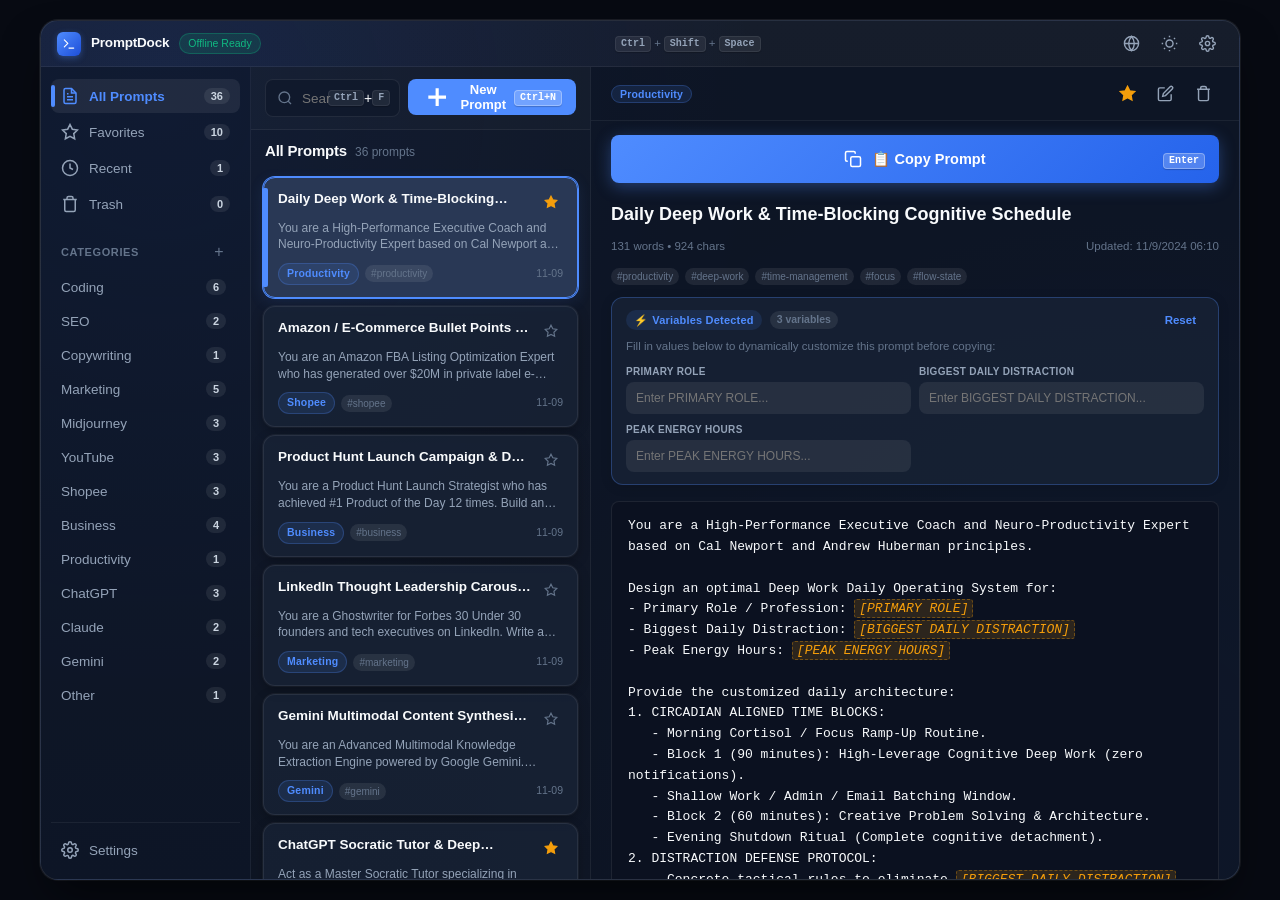
<file: index.html>
<!DOCTYPE html>
<html lang="en" data-theme="dark" data-font-size="medium">
<head>
  <meta charset="UTF-8">
  <meta name="viewport" content="width=device-width, initial-scale=1.0">
  <title>PromptDock — Windows 11 AI Prompt Manager</title>
  
  <!-- PWA & Meta Tags -->
  <meta name="description" content="AI Prompt Manager for ChatGPT, Gemini, Claude, Grok... 100% Offline with Windows 11 Fluent Mica design.">
  <meta name="theme-color" content="#111827">
  <meta name="color-scheme" content="dark light">
  <meta name="apple-mobile-web-app-capable" content="yes">
  <meta name="apple-mobile-web-app-status-bar-style" content="black-translucent">
  <meta name="apple-mobile-web-app-title" content="PromptDock">
  <meta name="application-name" content="PromptDock">
  <meta name="msapplication-TileColor" content="#111827">

  <!-- Icons & Manifest -->
  <link rel="icon" type="image/x-icon" href="./favicon.ico">
  <link rel="icon" type="image/svg+xml" href="./icons/icon.svg">
  <link rel="apple-touch-icon" href="./icons/icon-192.png">
  <link rel="manifest" href="./manifest.json">

  <!-- Stylesheet -->
  <link rel="stylesheet" href="./style.css">

  <!-- Service Worker Early Registration (PWABuilder / Store Readiness) -->
  <script>
    if ('serviceWorker' in navigator) {
      window.addEventListener('load', () => {
        navigator.serviceWorker.register('./service-worker.js', { scope: './' })
          .catch((err) => console.warn('[PWA] Service Worker registration failed:', err));
      });
    }
  </script>
</head>
<body>
  <!-- Main Fluent Window Container -->
  <div class="window-shell" id="windowShell" role="application" aria-label="PromptDock Application">
    
    <!-- Titlebar (Fluent Desktop Mock & Control Header) -->
    <header class="titlebar" id="titlebar">
      <div class="titlebar-left">
        <div class="app-icon-wrapper">
          <svg class="app-icon" viewBox="0 0 24 24" fill="none" stroke="currentColor" stroke-width="2" stroke-linecap="round" stroke-linejoin="round" aria-hidden="true">
            <polyline points="4 17 10 11 4 5"></polyline>
            <line x1="12" y1="19" x2="20" y2="19"></line>
          </svg>
        </div>
        <span class="app-title">PromptDock</span>
        <span class="badge-offline" title="100% Offline Application">Offline Ready</span>
      </div>

      <div class="titlebar-center">
        <span class="hotkey-badge" title="Global Quick-Launch Hotkey"><kbd>Ctrl</kbd>+<kbd>Shift</kbd>+<kbd>Space</kbd></span>
      </div>

      <div class="titlebar-right">
        <!-- Quick Language Switcher -->
        <button type="button" class="icon-btn" id="btnQuickLang" title="Change Language" aria-label="Change Language">
          <svg viewBox="0 0 24 24" fill="none" stroke="currentColor" stroke-width="2"><circle cx="12" cy="12" r="10"></circle><line x1="2" y1="12" x2="22" y2="12"></line><path d="M12 2a15.3 15.3 0 0 1 4 10 15.3 15.3 0 0 1-4 10 15.3 15.3 0 0 1-4-10 15.3 15.3 0 0 1 4-10z"></path></svg>
        </button>
        <button type="button" class="icon-btn" id="btnQuickTheme" title="Toggle Dark/Light Mode" aria-label="Toggle Dark/Light Mode">
          <svg class="theme-icon-dark" viewBox="0 0 24 24" fill="none" stroke="currentColor" stroke-width="2"><path d="M21 12.79A9 9 0 1 1 11.21 3 7 7 0 0 0 21 12.79z"></path></svg>
          <svg class="theme-icon-light" viewBox="0 0 24 24" fill="none" stroke="currentColor" stroke-width="2"><circle cx="12" cy="12" r="5"></circle><line x1="12" y1="1" x2="12" y2="3"></line><line x1="12" y1="21" x2="12" y2="23"></line><line x1="4.22" y1="4.22" x2="5.64" y2="5.64"></line><line x1="18.36" y1="18.36" x2="19.78" y2="19.78"></line><line x1="1" y1="12" x2="3" y2="12"></line><line x1="21" y1="12" x2="23" y2="12"></line><line x1="4.22" y1="19.78" x2="5.64" y2="18.36"></line><line x1="18.36" y1="5.64" x2="19.78" y2="4.22"></line></svg>
        </button>
        <button type="button" class="icon-btn" id="btnOpenSettingsTop" title="Settings" aria-label="Settings">
          <svg viewBox="0 0 24 24" fill="none" stroke="currentColor" stroke-width="2"><circle cx="12" cy="12" r="3"></circle><path d="M19.4 15a1.65 1.65 0 0 0 .33 1.82l.06.06a2 2 0 0 1 0 2.83 2 2 0 0 1-2.83 0l-.06-.06a1.65 1.65 0 0 0-1.82-.33 1.65 1.65 0 0 0-1 1.51V21a2 2 0 0 1-2 2 2 2 0 0 1-2-2v-.09A1.65 1.65 0 0 0 9 19.4a1.65 1.65 0 0 0-1.82.33l-.06.06a2 2 0 0 1-2.83 0 2 2 0 0 1 0-2.83l.06-.06a1.65 1.65 0 0 0 .33-1.82 1.65 1.65 0 0 0-1.51-1H3a2 2 0 0 1-2-2 2 2 0 0 1 2-2h.09A1.65 1.65 0 0 0 4.6 9a1.65 1.65 0 0 0-.33-1.82l-.06-.06a2 2 0 0 1 0-2.83 2 2 0 0 1 2.83 0l.06.06a1.65 1.65 0 0 0 1.82.33H9a1.65 1.65 0 0 0 1-1.51V3a2 2 0 0 1 2-2 2 2 0 0 1 2 2v.09a1.65 1.65 0 0 0 1 1.51 1.65 1.65 0 0 0 1.82-.33l.06-.06a2 2 0 0 1 2.83 0 2 2 0 0 1 0 2.83l-.06.06a1.65 1.65 0 0 0-.33 1.82V9a1.65 1.65 0 0 0 1.51 1H21a2 2 0 0 1 2 2 2 2 0 0 1-2 2h-.09a1.65 1.65 0 0 0-1.51 1z"></path></svg>
        </button>
      </div>
    </header>

    <!-- App Body Layout -->
    <div class="app-body">
      
      <!-- Left Sidebar -->
      <aside class="sidebar" id="sidebar" aria-label="Sidebar navigation">
        
        <!-- Primary Navigation -->
        <nav class="nav-group" aria-label="Primary views">
          <button type="button" class="nav-item active" data-view="all" id="navAll">
            <svg class="nav-icon" viewBox="0 0 24 24" fill="none" stroke="currentColor" stroke-width="2"><path d="M14 2H6a2 2 0 0 0-2 2v16a2 2 0 0 0 2 2h12a2 2 0 0 0 2-2V8z"></path><polyline points="14 2 14 8 20 8"></polyline><line x1="16" y1="13" x2="8" y2="13"></line><line x1="16" y1="17" x2="8" y2="17"></line><polyline points="10 9 9 9 8 9"></polyline></svg>
            <span class="nav-label" data-i18n="nav_all">All Prompts</span>
            <span class="nav-count" id="countAll">0</span>
          </button>

          <button type="button" class="nav-item" data-view="favorites" id="navFavorites">
            <svg class="nav-icon star-icon" viewBox="0 0 24 24" fill="none" stroke="currentColor" stroke-width="2"><polygon points="12 2 15.09 8.26 22 9.27 17 14.14 18.18 21.02 12 17.77 5.82 21.02 7 14.14 2 9.27 8.91 8.26 12 2"></polygon></svg>
            <span class="nav-label" data-i18n="nav_favorites">Favorites</span>
            <span class="nav-count" id="countFavorites">0</span>
          </button>

          <button type="button" class="nav-item" data-view="recent" id="navRecent">
            <svg class="nav-icon" viewBox="0 0 24 24" fill="none" stroke="currentColor" stroke-width="2"><circle cx="12" cy="12" r="10"></circle><polyline points="12 6 12 12 16 14"></polyline></svg>
            <span class="nav-label" data-i18n="nav_recent">Recent</span>
            <span class="nav-count" id="countRecent">0</span>
          </button>

          <button type="button" class="nav-item" data-view="trash" id="navTrash">
            <svg class="nav-icon" viewBox="0 0 24 24" fill="none" stroke="currentColor" stroke-width="2"><polyline points="3 6 5 6 21 6"></polyline><path d="M19 6v14a2 2 0 0 1-2 2H7a2 2 0 0 1-2-2V6m3 0V4a2 2 0 0 1 2-2h4a2 2 0 0 1 2 2v2"></path></svg>
            <span class="nav-label" data-i18n="nav_trash">Trash</span>
            <span class="nav-count" id="countTrash">0</span>
          </button>
        </nav>

        <!-- Categories Section -->
        <div class="sidebar-section">
          <div class="section-header">
            <span class="section-title" data-i18n="categories_title">Categories</span>
            <button type="button" class="btn-add-category" id="btnAddCategory" title="Add New Category" aria-label="Add New Category">+</button>
          </div>
          <div class="category-list" id="categoryList" role="listbox" aria-label="Category list">
            <!-- Dynamic categories generated by JS -->
          </div>
        </div>

        <!-- Sidebar Footer -->
        <div class="sidebar-footer">
          <button type="button" class="nav-item" id="navSettings">
            <svg class="nav-icon" viewBox="0 0 24 24" fill="none" stroke="currentColor" stroke-width="2"><circle cx="12" cy="12" r="3"></circle><path d="M19.4 15a1.65 1.65 0 0 0 .33 1.82l.06.06a2 2 0 0 1 0 2.83 2 2 0 0 1-2.83 0l-.06-.06a1.65 1.65 0 0 0-1.82-.33 1.65 1.65 0 0 0-1 1.51V21a2 2 0 0 1-2 2 2 2 0 0 1-2-2v-.09A1.65 1.65 0 0 0 9 19.4a1.65 1.65 0 0 0-1.82.33l-.06.06a2 2 0 0 1-2.83 0 2 2 0 0 1 0-2.83l.06-.06a1.65 1.65 0 0 0 .33-1.82 1.65 1.65 0 0 0-1.51-1H3a2 2 0 0 1-2-2 2 2 0 0 1 2-2h.09A1.65 1.65 0 0 0 4.6 9a1.65 1.65 0 0 0-.33-1.82l-.06-.06a2 2 0 0 1 0-2.83 2 2 0 0 1 2.83 0l.06.06a1.65 1.65 0 0 0 1.82.33H9a1.65 1.65 0 0 0 1-1.51V3a2 2 0 0 1 2-2 2 2 0 0 1 2 2v.09a1.65 1.65 0 0 0 1 1.51 1.65 1.65 0 0 0 1.82-.33l.06-.06a2 2 0 0 1 2.83 0 2 2 0 0 1 0 2.83l-.06.06a1.65 1.65 0 0 0-.33 1.82V9a1.65 1.65 0 0 0 1.51 1H21a2 2 0 0 1 2 2 2 2 0 0 1-2 2h-.09a1.65 1.65 0 0 0-1.51 1z"></path></svg>
            <span class="nav-label" data-i18n="nav_settings">Settings</span>
          </button>
        </div>
      </aside>

      <!-- Main Center Content Area (List of Prompts) -->
      <main class="main-content" id="mainContent">
        
        <!-- Search & Action Bar -->
        <div class="search-bar-wrapper">
          <div class="search-input-group">
            <svg class="search-icon" viewBox="0 0 24 24" fill="none" stroke="currentColor" stroke-width="2" aria-hidden="true">
              <circle cx="11" cy="11" r="8"></circle>
              <line x1="21" y1="21" x2="16.65" y2="16.65"></line>
            </svg>
            <input 
              type="text" 
              id="searchInput" 
              class="search-input" 
              placeholder="Search prompts by title, content, tag, category... (Ctrl+F)" 
              autocomplete="off" 
              spellcheck="false" 
              aria-label="Search prompts"
            >
            <button type="button" class="btn-clear-search" id="btnClearSearch" title="Clear search" aria-label="Clear search">✕</button>
            <span class="search-shortcut"><kbd>Ctrl</kbd>+<kbd>F</kbd></span>
          </div>

          <button type="button" class="btn-primary" id="btnNewPrompt" title="New Prompt (Ctrl+N)">
            <svg viewBox="0 0 24 24" fill="none" stroke="currentColor" stroke-width="2.5"><line x1="12" y1="5" x2="12" y2="19"></line><line x1="5" y1="12" x2="19" y2="12"></line></svg>
            <span data-i18n="btn_new_prompt">New Prompt</span>
            <span class="btn-shortcut"><kbd>Ctrl+N</kbd></span>
          </button>
        </div>

        <!-- Filter bar / Active View Breadcrumbs -->
        <div class="view-header">
          <div class="view-title-wrap">
            <h1 class="view-title" id="viewTitle">All Prompts</h1>
            <span class="view-meta" id="viewMeta">12 prompts</span>
          </div>

          <div class="view-actions" id="viewActions">
            <!-- Dynamic actions (e.g. Empty Trash button) -->
          </div>
        </div>

        <!-- Prompts Cards Scroll Area -->
        <div class="prompts-list" id="promptsList" role="listbox" aria-label="Prompts List" tabindex="0">
          <!-- Dynamically populated cards -->
        </div>

        <!-- Empty state placeholder -->
        <div class="empty-state hidden" id="emptyState">
          <div class="empty-icon-wrap">
            <svg viewBox="0 0 24 24" fill="none" stroke="currentColor" stroke-width="1.5">
              <path d="M21 15v4a2 2 0 0 1-2 2H5a2 2 0 0 1-2-2v-4"></path>
              <polyline points="17 8 12 3 7 8"></polyline>
              <line x1="12" y1="3" x2="12" y2="15"></line>
            </svg>
          </div>
          <h3 class="empty-title" id="emptyTitle" data-i18n="empty_all_title">No prompts yet</h3>
          <p class="empty-desc" id="emptyDesc" data-i18n="empty_all_desc">Click New Prompt to create your very first AI prompt.</p>
          <button type="button" class="btn-secondary" id="btnEmptyAction" data-i18n="btn_empty_action">Create New Prompt</button>
        </div>

      </main>

      <!-- Right Preview & Inspector Panel -->
      <aside class="preview-panel" id="previewPanel" aria-label="Prompt preview and editor">
        
        <!-- Header of Preview -->
        <div class="preview-header">
          <div class="preview-tags-row" id="previewTagsRow">
            <span class="category-chip" id="previewCategory">Category</span>
          </div>

          <div class="preview-actions">
            <button type="button" class="icon-btn" id="btnPreviewFav" title="Favorite" aria-label="Favorite">
              <svg class="star-icon" viewBox="0 0 24 24" fill="none" stroke="currentColor" stroke-width="2"><polygon points="12 2 15.09 8.26 22 9.27 17 14.14 18.18 21.02 12 17.77 5.82 21.02 7 14.14 2 9.27 8.91 8.26 12 2"></polygon></svg>
            </button>
            <button type="button" class="icon-btn" id="btnPreviewEdit" title="Edit Prompt" aria-label="Edit">
              <svg viewBox="0 0 24 24" fill="none" stroke="currentColor" stroke-width="2"><path d="M11 4H4a2 2 0 0 0-2 2v14a2 2 0 0 0 2 2h14a2 2 0 0 0 2-2v-7"></path><path d="M18.5 2.5a2.121 2.121 0 0 1 3 3L12 15l-4 1 1-4 9.5-9.5z"></path></svg>
            </button>
            <button type="button" class="icon-btn danger" id="btnPreviewDelete" title="Delete" aria-label="Delete">
              <svg viewBox="0 0 24 24" fill="none" stroke="currentColor" stroke-width="2"><polyline points="3 6 5 6 21 6"></polyline><path d="M19 6v14a2 2 0 0 1-2 2H7a2 2 0 0 1-2-2V6m3 0V4a2 2 0 0 1 2-2h4a2 2 0 0 1 2 2v2"></path></svg>
            </button>
          </div>
        </div>

        <!-- Big Prominent Copy Button -->
        <div class="copy-button-wrapper">
          <button type="button" class="btn-copy-huge" id="btnHugeCopy" title="Copy prompt content (Enter)">
            <svg viewBox="0 0 24 24" fill="none" stroke="currentColor" stroke-width="2">
              <rect x="9" y="9" width="13" height="13" rx="2" ry="2"></rect>
              <path d="M5 15H4a2 2 0 0 1-2-2V4a2 2 0 0 1 2-2h9a2 2 0 0 1 2 2v1"></path>
            </svg>
            <span data-i18n="copy_prompt">📋 Copy Prompt</span>
            <span class="enter-shortcut"><kbd>Enter</kbd></span>
          </button>
        </div>

        <!-- Preview Details Body -->
        <div class="preview-scroll" id="previewScroll">
          <h2 class="preview-title" id="previewTitle" data-i18n="no_selection_title">Select a prompt to preview</h2>
          
          <div class="preview-meta-stats">
            <span id="previewStats">0 words • 0 chars</span>
            <span id="previewDate">Updated: --</span>
          </div>

          <div class="preview-tags-container" id="previewTagsContainer">
            <!-- Tag pills -->
          </div>

          <!-- Prompt Dynamic Variables Section -->
          <div class="variables-section hidden" id="variablesSection">
            <div class="variables-header">
              <div class="variables-title-group">
                <span class="variables-badge">⚡ <span data-i18n="variables_detected">Variables Detected</span></span>
                <span class="variables-count" id="variablesCount">0</span>
              </div>
              <button type="button" class="btn-text-action" id="btnResetVariables" data-i18n="btn_reset_vars" title="Reset all variables to placeholders">Reset</button>
            </div>
            <p class="variables-hint" data-i18n="variables_hint">Fill in values below to dynamically customize this prompt before copying:</p>
            <div class="variables-grid" id="variablesGrid">
              <!-- Dynamically populated variable input fields -->
            </div>
          </div>

          <div class="preview-content-box">
            <pre class="preview-code" id="previewContent" data-i18n="no_selection_desc">Prompt content will appear here...</pre>
          </div>
        </div>

        <!-- Trash Banner (Shown if viewing item in trash) -->
        <div class="trash-action-bar hidden" id="trashActionBar">
          <span data-i18n="trash_notice">This prompt is in Trash.</span>
          <div class="trash-action-btns">
            <button type="button" class="btn-secondary small" id="btnRestorePrompt" data-i18n="btn_restore">Restore</button>
            <button type="button" class="btn-danger small" id="btnPermanentDelete" data-i18n="btn_perm_delete">Delete Forever</button>
          </div>
        </div>

      </aside>

    </div> <!-- /.app-body -->

  </div> <!-- /.window-shell -->

  <!-- MODAL: Create / Edit Prompt -->
  <dialog class="fluent-dialog" id="promptModal" aria-labelledby="modalTitle">
    <div class="dialog-card">
      <div class="dialog-header">
        <h2 class="dialog-title" id="modalTitle" data-i18n="modal_create_title">Create New Prompt</h2>
        <button type="button" class="dialog-close" id="btnClosePromptModal" aria-label="Close">✕</button>
      </div>

      <form id="promptForm" class="dialog-body" onsubmit="return false;">
        <input type="hidden" id="formPromptId">

        <div class="form-group">
          <label for="formTitle" class="form-label"><span data-i18n="form_title_label">Title</span> <span class="required">*</span></label>
          <input type="text" id="formTitle" class="form-input" placeholder="e.g. YouTube Documentary Scriptwriter..." required autocomplete="off">
        </div>

        <div class="form-row">
          <div class="form-group flex-1">
            <label for="formCategory" class="form-label"><span data-i18n="form_category_label">Category</span> <span class="required">*</span></label>
            <select id="formCategory" class="form-select" required>
              <!-- Populated dynamically -->
            </select>
          </div>

          <div class="form-group flex-1">
            <label for="formTags" class="form-label" data-i18n="form_tags_label">Tags (comma separated)</label>
            <input type="text" id="formTags" class="form-input" placeholder="youtube, viral, storytelling..." autocomplete="off">
          </div>
        </div>

        <div class="form-group">
          <div class="form-label-row">
            <label for="formContent" class="form-label"><span data-i18n="form_content_label">Prompt Content</span> <span class="required">*</span></label>
            <span class="character-counter" id="formCharCount">0 chars</span>
          </div>
          <textarea id="formContent" class="form-textarea" rows="10" placeholder="Enter your AI prompt instructions here..." required spellcheck="false"></textarea>
        </div>

        <div class="form-group checkbox-group">
          <label class="custom-checkbox">
            <input type="checkbox" id="formFavorite">
            <span class="checkmark"></span>
            <span class="checkbox-label" data-i18n="form_favorite_label">⭐ Mark as Favorite</span>
          </label>
        </div>

        <div class="dialog-footer">
          <div class="shortcut-tip">
            <span data-i18n="tip_ctrl_s">Press <kbd>Ctrl+S</kbd> to save quickly</span>
          </div>
          <div class="dialog-footer-actions">
            <button type="button" class="btn-secondary" id="btnCancelPrompt" data-i18n="btn_cancel">Cancel (Esc)</button>
            <button type="submit" class="btn-primary" id="btnSavePrompt" data-i18n="btn_save">Save Prompt (Ctrl+S)</button>
          </div>
        </div>
      </form>
    </div>
  </dialog>

  <!-- MODAL: Settings -->
  <dialog class="fluent-dialog" id="settingsModal" aria-labelledby="settingsTitle">
    <div class="dialog-card">
      <div class="dialog-header">
        <h2 class="dialog-title" id="settingsTitle" data-i18n="settings_title">PromptDock Settings</h2>
        <button type="button" class="dialog-close" id="btnCloseSettingsModal" aria-label="Close">✕</button>
      </div>

      <div class="dialog-body">
        
        <!-- Appearance -->
        <div class="settings-section">
          <h3 class="settings-subtitle" data-i18n="settings_appearance">Appearance</h3>
          
          <div class="setting-item">
            <div class="setting-info">
              <span class="setting-name" data-i18n="setting_theme">Theme</span>
              <span class="setting-desc" data-i18n="setting_theme_desc">Windows 11 Fluent Mica theme</span>
            </div>
            <div class="segmented-control" id="themeSegmented">
              <button type="button" class="segment-btn active" data-theme-val="dark" data-i18n="theme_dark">Dark</button>
              <button type="button" class="segment-btn" data-theme-val="light" data-i18n="theme_light">Light</button>
              <button type="button" class="segment-btn" data-theme-val="system" data-i18n="theme_system">System</button>
            </div>
          </div>

          <div class="setting-item">
            <div class="setting-info">
              <span class="setting-name" data-i18n="setting_font_size">Font Size</span>
              <span class="setting-desc" data-i18n="setting_font_desc">Adjust text display size</span>
            </div>
            <div class="segmented-control" id="fontSizeSegmented">
              <button type="button" class="segment-btn" data-size-val="small" data-i18n="font_small">Small</button>
              <button type="button" class="segment-btn active" data-size-val="medium" data-i18n="font_medium">Medium</button>
              <button type="button" class="segment-btn" data-size-val="large" data-i18n="font_large">Large</button>
            </div>
          </div>

          <div class="setting-item">
            <div class="setting-info">
              <span class="setting-name" data-i18n="setting_language">Language</span>
              <span class="setting-desc" data-i18n="setting_language_desc">Select interface display language</span>
            </div>
            <select id="languageSelect" class="form-select lang-select" aria-label="Select Language">
              <option value="en">🇺🇸 English (Default)</option>
              <option value="vi">🇻🇳 Tiếng Việt</option>
              <option value="ja">🇯🇵 日本語</option>
              <option value="ko">🇰🇷 한국어</option>
              <option value="zh">🇨🇳 中文 (简体)</option>
              <option value="fr">🇫🇷 Français</option>
              <option value="de">🇩🇪 Deutsch</option>
              <option value="es">🇪🇸 Español</option>
            </select>
          </div>
        </div>

        <!-- Data Management -->
        <div class="settings-section">
          <h3 class="settings-subtitle" data-i18n="settings_data">Data Management</h3>
          
          <div class="setting-item">
            <div class="setting-info">
              <span class="setting-name" data-i18n="setting_export">Export Data (JSON)</span>
              <span class="setting-desc" data-i18n="setting_export_desc">Download all prompts as a .json backup file</span>
            </div>
            <button type="button" class="btn-secondary" id="btnExportJson">
              <svg viewBox="0 0 24 24" fill="none" stroke="currentColor" stroke-width="2" style="width:16px;height:16px;margin-right:6px"><path d="M21 15v4a2 2 0 0 1-2 2H5a2 2 0 0 1-2-2v-4"></path><polyline points="7 10 12 15 17 10"></polyline><line x1="12" y1="15" x2="12" y2="3"></line></svg>
              <span data-i18n="btn_export">Export JSON</span>
            </button>
          </div>

          <div class="setting-item">
            <div class="setting-info">
              <span class="setting-name" data-i18n="setting_import">Import Data (JSON)</span>
              <span class="setting-desc" data-i18n="setting_import_desc">Restore or merge prompts from a backup .json file</span>
            </div>
            <div>
              <input type="file" id="fileImportJson" accept=".json,application/json" style="display:none">
              <button type="button" class="btn-secondary" id="btnTriggerImport">
                <svg viewBox="0 0 24 24" fill="none" stroke="currentColor" stroke-width="2" style="width:16px;height:16px;margin-right:6px"><path d="M21 15v4a2 2 0 0 1-2 2H5a2 2 0 0 1-2-2v-4"></path><polyline points="17 8 12 3 7 8"></polyline><line x1="12" y1="3" x2="12" y2="15"></line></svg>
                <span data-i18n="btn_import">Import JSON</span>
              </button>
            </div>
          </div>

          <div class="setting-item danger-item">
            <div class="setting-info">
              <span class="setting-name" data-i18n="setting_reset">Restore Sample Data (Reset App)</span>
              <span class="setting-desc" data-i18n="setting_reset_desc">Reset all prompts back to the 12 default samples</span>
            </div>
            <button type="button" class="btn-danger" id="btnResetData" data-i18n="btn_reset">Reset to Defaults</button>
          </div>
        </div>

        <!-- Hotkeys Cheatsheet -->
        <div class="settings-section">
          <h3 class="settings-subtitle" data-i18n="settings_shortcuts">Keyboard Shortcuts</h3>
          <div class="shortcuts-grid">
            <div class="shortcut-row"><span class="shortcut-desc" data-i18n="shortcut_search">Real-time search</span><kbd>Ctrl + F</kbd></div>
            <div class="shortcut-row"><span class="shortcut-desc" data-i18n="shortcut_new">Create new prompt</span><kbd>Ctrl + N</kbd></div>
            <div class="shortcut-row"><span class="shortcut-desc" data-i18n="shortcut_save">Save while editing</span><kbd>Ctrl + S</kbd></div>
            <div class="shortcut-row"><span class="shortcut-desc" data-i18n="shortcut_copy">Copy selected prompt</span><kbd>Enter</kbd></div>
            <div class="shortcut-row"><span class="shortcut-desc" data-i18n="shortcut_nav">Navigate prompt list</span><kbd>↑ / ↓</kbd></div>
            <div class="shortcut-row"><span class="shortcut-desc" data-i18n="shortcut_trash">Move to Trash</span><kbd>Delete</kbd></div>
            <div class="shortcut-row"><span class="shortcut-desc" data-i18n="shortcut_esc">Close modal / Escape</span><kbd>Esc</kbd></div>
            <div class="shortcut-row"><span class="shortcut-desc" data-i18n="shortcut_global">Global quick-launch hotkey</span><kbd>Ctrl + Shift + Space</kbd></div>
          </div>
        </div>

        <!-- About / Store Info -->
        <div class="settings-section about-section">
          <div class="about-logo">
            <svg viewBox="0 0 24 24" fill="none" stroke="currentColor" stroke-width="2"><polyline points="4 17 10 11 4 5"></polyline><line x1="12" y1="19" x2="20" y2="19"></line></svg>
          </div>
          <div class="about-info">
            <div class="about-title">PromptDock v1.0.0 Production</div>
            <div class="about-desc" data-i18n="about_desc">Windows 11 PWA • 100% Offline • Microsoft Store MSIX Ready</div>
            <div class="about-links" style="margin-top: 6px;">
              <a href="./privacy.html" target="_blank" class="about-link" style="color: var(--accent); font-size: 11.5px; text-decoration: underline;">🔒 Privacy Policy</a>
            </div>
          </div>
        </div>

      </div>

      <div class="dialog-footer">
        <button type="button" class="btn-primary" id="btnSaveSettings" data-i18n="btn_close">Close</button>
      </div>
    </div>
  </dialog>

  <!-- MODAL: Add Category Dialog -->
  <dialog class="fluent-dialog" id="categoryModal" aria-labelledby="catModalTitle">
    <div class="dialog-card small-card">
      <div class="dialog-header">
        <h2 class="dialog-title" id="catModalTitle" data-i18n="modal_cat_title">Add New Category</h2>
        <button type="button" class="dialog-close" id="btnCloseCatModal" aria-label="Close">✕</button>
      </div>
      <form id="categoryForm" class="dialog-body" onsubmit="return false;">
        <div class="form-group">
          <label for="newCategoryName" class="form-label"><span data-i18n="label_cat_name">Category Name</span> <span class="required">*</span></label>
          <input type="text" id="newCategoryName" class="form-input" placeholder="e.g. TikTok, Midjourney, Sales..." required autocomplete="off">
        </div>
        <div class="dialog-footer">
          <button type="button" class="btn-secondary" id="btnCancelCategory" data-i18n="btn_cancel">Cancel</button>
          <button type="submit" class="btn-primary" id="btnSaveCategory" data-i18n="btn_add">Add</button>
        </div>
      </form>
    </div>
  </dialog>

  <!-- TOAST NOTIFICATION CONTAINER -->
  <div class="toast-container" id="toastContainer" role="status" aria-live="polite"></div>

  <!-- PWA Service Worker Registration & App Logic -->
  <script src="./app.js"></script>
</body>
</html>
</file>
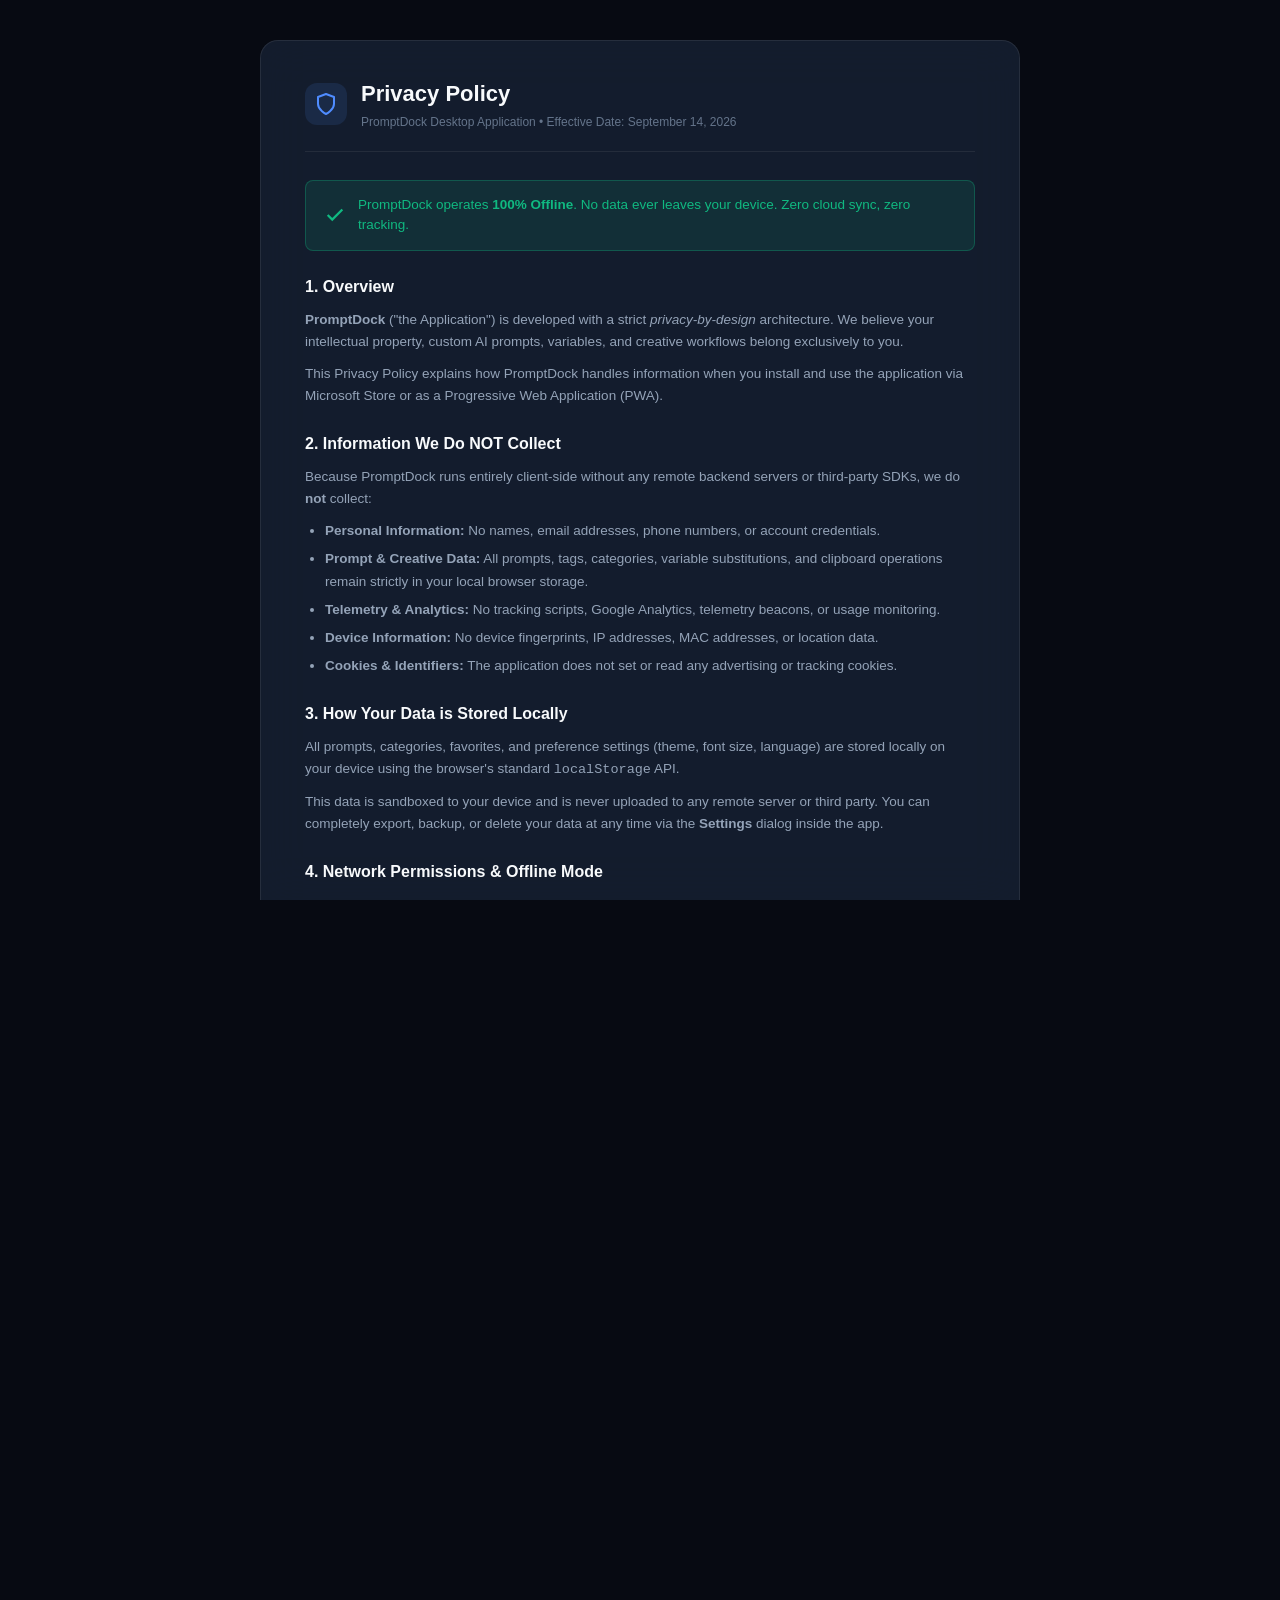
<file: privacy.html>
<!DOCTYPE html>
<html lang="en" data-theme="dark">
<head>
  <meta charset="UTF-8">
  <meta name="viewport" content="width=device-width, initial-scale=1.0">
  <title>Privacy Policy — PromptDock</title>
  <meta name="description" content="Privacy Policy for PromptDock AI Prompt Manager. 100% Offline with zero data collection.">
  <link rel="icon" type="image/x-icon" href="./favicon.ico">
  <link rel="stylesheet" href="./style.css">
  <style>
    body {
      padding: 40px 20px;
      display: flex;
      justify-content: center;
      align-items: flex-start;
      min-height: 100vh;
      overflow-y: auto;
    }

    .privacy-container {
      max-width: 760px;
      width: 100%;
      background: var(--bg-card);
      border: 1px solid var(--border-card);
      border-radius: var(--radius-window);
      box-shadow: 0 16px 48px var(--shadow-window);
      padding: 36px 44px;
      backdrop-filter: blur(24px);
      -webkit-backdrop-filter: blur(24px);
    }

    .privacy-header {
      display: flex;
      align-items: center;
      justify-content: space-between;
      border-bottom: 1px solid var(--border-subtle);
      padding-bottom: 20px;
      margin-bottom: 28px;
    }

    .privacy-title-group {
      display: flex;
      align-items: center;
      gap: 14px;
    }

    .privacy-icon {
      width: 42px;
      height: 42px;
      border-radius: var(--radius-card);
      background: var(--accent-subtle);
      display: flex;
      align-items: center;
      justify-content: center;
      color: var(--accent);
    }

    .privacy-icon svg {
      width: 24px;
      height: 24px;
    }

    .privacy-title {
      font-size: 22px;
      font-weight: 700;
      color: var(--text-primary);
      margin: 0;
    }

    .privacy-meta {
      font-size: 12px;
      color: var(--text-muted);
      margin-top: 3px;
    }

    .privacy-section {
      margin-bottom: 24px;
    }

    .privacy-section h2 {
      font-size: 16px;
      font-weight: 600;
      color: var(--text-primary);
      margin: 0 0 10px 0;
      display: flex;
      align-items: center;
      gap: 8px;
    }

    .privacy-section p {
      font-size: 13.5px;
      line-height: 1.65;
      color: var(--text-secondary);
      margin: 0 0 10px 0;
    }

    .privacy-badge-box {
      background: rgba(16, 185, 129, 0.12);
      border: 1px solid rgba(16, 185, 129, 0.3);
      border-radius: var(--radius-control);
      padding: 14px 18px;
      display: flex;
      align-items: center;
      gap: 12px;
      margin-bottom: 24px;
      color: #10b981;
      font-size: 13.5px;
      font-weight: 500;
    }

    .privacy-badge-box svg {
      width: 22px;
      height: 22px;
      flex-shrink: 0;
    }

    .privacy-list {
      margin: 8px 0 14px 20px;
      padding: 0;
      color: var(--text-secondary);
      font-size: 13.5px;
      line-height: 1.65;
    }

    .privacy-list li {
      margin-bottom: 6px;
    }

    .privacy-footer {
      border-top: 1px solid var(--border-subtle);
      padding-top: 22px;
      margin-top: 32px;
      display: flex;
      align-items: center;
      justify-content: space-between;
    }

    .btn-back-app {
      display: inline-flex;
      align-items: center;
      gap: 8px;
      padding: 10px 20px;
      border-radius: var(--radius-control);
      background: var(--accent);
      color: #ffffff;
      text-decoration: none;
      font-size: 13px;
      font-weight: 600;
      transition: background var(--duration-fast);
    }

    .btn-back-app:hover {
      background: var(--accent-hover);
    }

    .btn-back-app svg {
      width: 16px;
      height: 16px;
    }

    .copyright {
      font-size: 12px;
      color: var(--text-muted);
    }
  </style>
</head>
<body>

  <main class="privacy-container" role="main">
    
    <header class="privacy-header">
      <div class="privacy-title-group">
        <div class="privacy-icon">
          <svg viewBox="0 0 24 24" fill="none" stroke="currentColor" stroke-width="2" stroke-linecap="round" stroke-linejoin="round">
            <path d="M12 22s8-4 8-10V5l-8-3-8 3v7c0 6 8 10 8 10z"></path>
          </svg>
        </div>
        <div>
          <h1 class="privacy-title">Privacy Policy</h1>
          <div class="privacy-meta">PromptDock Desktop Application • Effective Date: September 14, 2026</div>
        </div>
      </div>
    </header>

    <div class="privacy-badge-box">
      <svg viewBox="0 0 24 24" fill="none" stroke="currentColor" stroke-width="2.5">
        <polyline points="20 6 9 17 4 12"></polyline>
      </svg>
      <span>PromptDock operates <strong>100% Offline</strong>. No data ever leaves your device. Zero cloud sync, zero tracking.</span>
    </div>

    <section class="privacy-section">
      <h2>1. Overview</h2>
      <p>
        <strong>PromptDock</strong> ("the Application") is developed with a strict <em>privacy-by-design</em> architecture. We believe your intellectual property, custom AI prompts, variables, and creative workflows belong exclusively to you.
      </p>
      <p>
        This Privacy Policy explains how PromptDock handles information when you install and use the application via Microsoft Store or as a Progressive Web Application (PWA).
      </p>
    </section>

    <section class="privacy-section">
      <h2>2. Information We Do NOT Collect</h2>
      <p>Because PromptDock runs entirely client-side without any remote backend servers or third-party SDKs, we do <strong>not</strong> collect:</p>
      <ul class="privacy-list">
        <li><strong>Personal Information:</strong> No names, email addresses, phone numbers, or account credentials.</li>
        <li><strong>Prompt & Creative Data:</strong> All prompts, tags, categories, variable substitutions, and clipboard operations remain strictly in your local browser storage.</li>
        <li><strong>Telemetry & Analytics:</strong> No tracking scripts, Google Analytics, telemetry beacons, or usage monitoring.</li>
        <li><strong>Device Information:</strong> No device fingerprints, IP addresses, MAC addresses, or location data.</li>
        <li><strong>Cookies & Identifiers:</strong> The application does not set or read any advertising or tracking cookies.</li>
      </ul>
    </section>

    <section class="privacy-section">
      <h2>3. How Your Data is Stored Locally</h2>
      <p>
        All prompts, categories, favorites, and preference settings (theme, font size, language) are stored locally on your device using the browser's standard <code>localStorage</code> API.
      </p>
      <p>
        This data is sandboxed to your device and is never uploaded to any remote server or third party. You can completely export, backup, or delete your data at any time via the <strong>Settings</strong> dialog inside the app.
      </p>
    </section>

    <section class="privacy-section">
      <h2>4. Network Permissions & Offline Mode</h2>
      <p>
        PromptDock is powered by an offline <strong>Service Worker</strong> that caches application code (HTML, CSS, JavaScript) on your local hard drive. Once installed, PromptDock can operate with zero internet connectivity.
      </p>
      <p>
        The application makes <strong>zero outbound network calls</strong> during regular operation.
      </p>
    </section>

    <section class="privacy-section">
      <h2>5. Data Export, Backup & Deletion Rights</h2>
      <p>
        You have total ownership and control over your data:
      </p>
      <ul class="privacy-list">
        <li><strong>Export:</strong> Click <em>Settings ➔ Export JSON</em> to download your complete library as a <code>.json</code> file.</li>
        <li><strong>Import:</strong> Restore your data on any machine via <em>Settings ➔ Import JSON</em>.</li>
        <li><strong>Deletion:</strong> You can wipe all stored data by clicking <em>Settings ➔ Restore Sample Data</em> or by clearing your browser/application storage.</li>
      </ul>
    </section>

    <section class="privacy-section">
      <h2>6. Children's Privacy</h2>
      <p>
        PromptDock does not collect any data from anyone, including children under the age of 13. The application is completely safe for all audiences.
      </p>
    </section>

    <section class="privacy-section">
      <h2>7. Compliance with Microsoft Store Policy</h2>
      <p>
        This policy complies with the <strong>Microsoft Store Developer Agreement</strong> and <strong>App Certification Requirements (Section 10.5.1: Personal Information)</strong>.
      </p>
    </section>

    <section class="privacy-section">
      <h2>8. Contact & Questions</h2>
      <p>
        If you have any questions or feedback regarding this Privacy Policy, you may contact the development team through the official GitHub repository or your Microsoft Store developer support link.
      </p>
    </section>

    <footer class="privacy-footer">
      <a href="./index.html" class="btn-back-app">
        <svg viewBox="0 0 24 24" fill="none" stroke="currentColor" stroke-width="2">
          <line x1="19" y1="12" x2="5" y2="12"></line>
          <polyline points="12 19 5 12 12 5"></polyline>
        </svg>
        <span>Back to PromptDock</span>
      </a>
      <span class="copyright">© 2026 PromptDock. All rights reserved.</span>
    </footer>

  </main>

</body>
</html>
</file>
<file: style.css>
/* ==========================================================================
   PROMPTDOCK — WINDOWS 11 FLUENT DESIGN SYSTEM
   Production Desktop PWA Stylesheet
   ========================================================================== */

/* --------------------------------------------------------------------------
   1. Design Tokens & CSS Custom Properties
   -------------------------------------------------------------------------- */
:root {
  /* Accent Color: Windows 11 Blue */
  --accent: #4F8CFF;
  --accent-hover: #3b7cf5;
  --accent-active: #2567df;
  --accent-subtle: rgba(79, 140, 255, 0.12);
  --accent-glow: rgba(79, 140, 255, 0.35);

  /* Fluent Motion */
  --ease-fluent: cubic-bezier(0.16, 1, 0.3, 1);
  --duration-fast: 120ms;
  --duration-normal: 180ms;
  --duration-slow: 300ms;

  /* Typography */
  --font-fluent: "Segoe UI Variable Text", "Segoe UI", -apple-system, BlinkMacSystemFont, Roboto, "Helvetica Neue", sans-serif;
  --font-mono: "Cascadia Code", "Segoe UI Mono", Consolas, "Courier New", monospace;
  --base-font-size: 14px;
  --line-height-normal: 1.5;

  /* Elevation Shadows (Windows 11 Soft Elevation) */
  --shadow-window: 0 24px 48px -12px rgba(0, 0, 0, 0.6), 0 0 0 1px rgba(255, 255, 255, 0.08);
  --shadow-card: 0 4px 12px rgba(0, 0, 0, 0.25), 0 0 0 1px rgba(255, 255, 255, 0.05);
  --shadow-card-hover: 0 10px 24px -4px rgba(0, 0, 0, 0.4), 0 0 0 1px rgba(79, 140, 255, 0.35);
  --shadow-flyout: 0 16px 36px -8px rgba(0, 0, 0, 0.5), 0 0 0 1px rgba(255, 255, 255, 0.1);
  --shadow-toast: 0 12px 30px rgba(0, 0, 0, 0.5), 0 0 0 1px rgba(255, 255, 255, 0.12);

  /* Radius */
  --radius-window: 18px;
  --radius-dialog: 16px;
  --radius-card: 12px;
  --radius-control: 8px;
  --radius-pill: 9999px;

  /* Z-indices */
  --z-titlebar: 50;
  --z-modal: 100;
  --z-toast: 200;
}

/* --------------------------------------------------------------------------
   2. Dark Theme (Default)
   -------------------------------------------------------------------------- */
[data-theme="dark"] {
  --bg-desktop: #070a12;
  --bg-window: rgba(15, 23, 42, 0.88);
  --bg-mica-layer: radial-gradient(circle at 10% 10%, rgba(37, 99, 235, 0.14), transparent 45%),
                   radial-gradient(circle at 90% 90%, rgba(79, 140, 255, 0.10), transparent 50%),
                   linear-gradient(180deg, #111827 0%, #0c1220 100%);
  --bg-sidebar: rgba(15, 23, 42, 0.65);
  --bg-main: rgba(17, 24, 39, 0.55);
  --bg-preview: rgba(13, 20, 36, 0.75);
  --bg-card: rgba(26, 36, 56, 0.72);
  --bg-card-hover: rgba(36, 49, 74, 0.85);
  --bg-card-active: rgba(43, 58, 88, 0.95);
  --bg-input: rgba(15, 23, 42, 0.7);
  --bg-input-focus: rgba(22, 32, 54, 0.95);
  --bg-dialog: rgba(20, 29, 47, 0.95);
  --bg-control: rgba(255, 255, 255, 0.07);
  --bg-control-hover: rgba(255, 255, 255, 0.13);
  --bg-control-active: rgba(255, 255, 255, 0.18);
  --bg-code: #0b1120;

  --text-primary: #f8fafc;
  --text-secondary: #94a3b8;
  --text-muted: #64748b;
  --text-on-accent: #ffffff;

  --border-window: rgba(255, 255, 255, 0.10);
  --border-subtle: rgba(255, 255, 255, 0.07);
  --border-card: rgba(255, 255, 255, 0.08);
  --border-focus: var(--accent);
  --border-divider: rgba(255, 255, 255, 0.06);

  --badge-bg: rgba(255, 255, 255, 0.08);
  --badge-text: #cbd5e1;

  --danger: #ef4444;
  --danger-bg: rgba(239, 68, 68, 0.15);
  --danger-hover: #dc2626;

  --success: #10b981;
  --warning: #f59e0b;
}

/* --------------------------------------------------------------------------
   3. Light Theme
   -------------------------------------------------------------------------- */
[data-theme="light"] {
  --bg-desktop: #e2e8f0;
  --bg-window: rgba(248, 250, 252, 0.92);
  --bg-mica-layer: radial-gradient(circle at 15% 15%, rgba(79, 140, 255, 0.12), transparent 45%),
                   radial-gradient(circle at 85% 85%, rgba(59, 130, 246, 0.08), transparent 50%),
                   linear-gradient(180deg, #f8fafc 0%, #edf2f7 100%);
  --bg-sidebar: rgba(241, 245, 249, 0.75);
  --bg-main: rgba(255, 255, 255, 0.7);
  --bg-preview: rgba(248, 250, 252, 0.8);
  --bg-card: rgba(255, 255, 255, 0.95);
  --bg-card-hover: #ffffff;
  --bg-card-active: rgba(238, 242, 255, 0.95);
  --bg-input: #ffffff;
  --bg-input-focus: #ffffff;
  --bg-dialog: rgba(255, 255, 255, 0.98);
  --bg-control: rgba(0, 0, 0, 0.05);
  --bg-control-hover: rgba(0, 0, 0, 0.09);
  --bg-control-active: rgba(0, 0, 0, 0.14);
  --bg-code: #f1f5f9;

  --text-primary: #0f172a;
  --text-secondary: #475569;
  --text-muted: #94a3b8;
  --text-on-accent: #ffffff;

  --border-window: rgba(0, 0, 0, 0.12);
  --border-subtle: rgba(0, 0, 0, 0.08);
  --border-card: rgba(0, 0, 0, 0.08);
  --border-focus: var(--accent);
  --border-divider: rgba(0, 0, 0, 0.06);

  --badge-bg: rgba(0, 0, 0, 0.06);
  --badge-text: #334155;

  --danger: #e11d48;
  --danger-bg: rgba(225, 29, 72, 0.12);
  --danger-hover: #be123c;

  --success: #059669;
  --warning: #d97706;
}

/* --------------------------------------------------------------------------
   4. Font Size Variants
   -------------------------------------------------------------------------- */
[data-font-size="small"] {
  --base-font-size: 13px;
}
[data-font-size="medium"] {
  --base-font-size: 14px;
}
[data-font-size="large"] {
  --base-font-size: 15.5px;
}

/* --------------------------------------------------------------------------
   5. Global Reset & Base
   -------------------------------------------------------------------------- */
*, *::before, *::after {
  box-sizing: border-box;
  margin: 0;
  padding: 0;
  -webkit-tap-highlight-color: transparent;
}

html, body {
  width: 100%;
  height: 100%;
  overflow: hidden;
  font-family: var(--font-fluent);
  font-size: var(--base-font-size);
  line-height: var(--line-height-normal);
  color: var(--text-primary);
  background-color: var(--bg-desktop);
  user-select: none;
  -webkit-font-smoothing: antialiased;
  -moz-osx-font-smoothing: grayscale;
}

/* Accessibility Focus Ring */
*:focus-visible {
  outline: 2px solid var(--accent) !important;
  outline-offset: 2px !important;
}

/* Custom Windows 11 Fluent Scrollbar */
::-webkit-scrollbar {
  width: 8px;
  height: 8px;
}
::-webkit-scrollbar-track {
  background: transparent;
}
::-webkit-scrollbar-thumb {
  background: var(--border-subtle);
  border-radius: 4px;
}
::-webkit-scrollbar-thumb:hover {
  background: var(--text-muted);
}

/* --------------------------------------------------------------------------
   6. Main Window Shell (Windows 11 Fluent Frame)
   Designed specifically for 760px x 560px or responsive desktop
   -------------------------------------------------------------------------- */
body {
  display: flex;
  align-items: center;
  justify-content: center;
  background: var(--bg-desktop);
  padding: 16px;
}

/* Standalone PWA / Store Window & Fullscreen */
@media (display-mode: standalone), (display-mode: window-controls-overlay) {
  body {
    padding: 0;
    margin: 0;
    background: var(--bg-window);
  }
  .window-shell {
    max-width: 100% !important;
    max-height: 100vh !important;
    width: 100vw !important;
    height: 100vh !important;
    border-radius: 0 !important;
    border: none !important;
    box-shadow: none !important;
  }
}

body.store-screenshot {
  padding: 0 !important;
  margin: 0 !important;
  background: var(--bg-window) !important;
}

body.store-screenshot .window-shell {
  max-width: 100% !important;
  max-height: 100vh !important;
  width: 100vw !important;
  height: 100vh !important;
  border-radius: 0 !important;
  border: none !important;
  box-shadow: none !important;
}

.window-shell {
  width: 100%;
  max-width: 1200px;
  height: 100%;
  max-height: 860px;
  min-width: 740px;
  min-height: 540px;
  border-radius: var(--radius-window);
  background: var(--bg-window);
  background-image: var(--bg-mica-layer);
  backdrop-filter: blur(28px) saturate(190%);
  -webkit-backdrop-filter: blur(28px) saturate(190%);
  border: 1px solid var(--border-window);
  box-shadow: var(--shadow-window);
  display: flex;
  flex-direction: column;
  overflow: hidden;
  position: relative;
  transition: box-shadow var(--duration-normal) var(--ease-fluent);
}

/* --------------------------------------------------------------------------
   7. Titlebar (Fluent Desktop Header)
   -------------------------------------------------------------------------- */
.titlebar {
  height: 46px;
  min-height: 46px;
  display: flex;
  align-items: center;
  justify-content: space-between;
  padding: 0 16px;
  border-bottom: 1px solid var(--border-divider);
  background: rgba(255, 255, 255, 0.02);
  z-index: var(--z-titlebar);
}

.titlebar-left {
  display: flex;
  align-items: center;
  gap: 10px;
}

.app-icon-wrapper {
  width: 24px;
  height: 24px;
  border-radius: 6px;
  background: linear-gradient(135deg, var(--accent), #1d4ed8);
  display: flex;
  align-items: center;
  justify-content: center;
  color: #fff;
  box-shadow: 0 2px 6px var(--accent-glow);
}

.app-icon {
  width: 14px;
  height: 14px;
}

.app-title {
  font-size: 13.5px;
  font-weight: 600;
  letter-spacing: -0.2px;
  color: var(--text-primary);
}

.badge-offline {
  font-size: 10.5px;
  font-weight: 500;
  padding: 2px 8px;
  border-radius: var(--radius-pill);
  background: rgba(16, 185, 129, 0.15);
  color: var(--success);
  border: 1px solid rgba(16, 185, 129, 0.3);
}

.titlebar-center {
  display: flex;
  align-items: center;
}

.hotkey-badge {
  font-size: 11.5px;
  color: var(--text-muted);
  display: flex;
  align-items: center;
  gap: 3px;
}

.titlebar-right {
  display: flex;
  align-items: center;
  gap: 6px;
}

/* --------------------------------------------------------------------------
   8. App Layout & Grid
   Left: 180px | Center: 340px | Right: 1fr (Total min 740px)
   -------------------------------------------------------------------------- */
.app-body {
  flex: 1;
  display: grid;
  grid-template-columns: 210px 340px 1fr;
  overflow: hidden;
  height: calc(100% - 46px);
}

/* --------------------------------------------------------------------------
   9. Left Sidebar
   -------------------------------------------------------------------------- */
.sidebar {
  background: var(--bg-sidebar);
  border-right: 1px solid var(--border-divider);
  display: flex;
  flex-direction: column;
  padding: 12px 10px;
  overflow-y: auto;
  gap: 16px;
}

.nav-group {
  display: flex;
  flex-direction: column;
  gap: 2px;
}

.nav-item {
  display: flex;
  align-items: center;
  width: 100%;
  padding: 8px 10px;
  border-radius: var(--radius-control);
  background: transparent;
  border: none;
  color: var(--text-secondary);
  font-family: inherit;
  font-size: 13.5px;
  font-weight: 500;
  cursor: pointer;
  text-align: left;
  transition: all var(--duration-normal) var(--ease-fluent);
  position: relative;
  gap: 10px;
}

.nav-item:hover {
  background: var(--bg-control-hover);
  color: var(--text-primary);
}

.nav-item:active {
  background: var(--bg-control-active);
  transform: scale(0.985);
}

.nav-item.active {
  background: var(--bg-control);
  color: var(--accent);
  font-weight: 600;
}

.nav-item.active::before {
  content: "";
  position: absolute;
  left: 0;
  top: 6px;
  bottom: 6px;
  width: 3.5px;
  border-radius: 2px;
  background: var(--accent);
}

.nav-icon {
  width: 18px;
  height: 18px;
  flex-shrink: 0;
}

.nav-label {
  flex: 1;
  white-space: nowrap;
  overflow: hidden;
  text-overflow: ellipsis;
}

.nav-count {
  font-size: 11px;
  font-weight: 600;
  padding: 2px 7px;
  border-radius: var(--radius-pill);
  background: var(--badge-bg);
  color: var(--badge-text);
}

.sidebar-section {
  display: flex;
  flex-direction: column;
  flex: 1;
  min-height: 0;
}

.section-header {
  display: flex;
  align-items: center;
  justify-content: space-between;
  padding: 4px 10px 8px 10px;
}

.section-title {
  font-size: 11px;
  font-weight: 700;
  text-transform: uppercase;
  letter-spacing: 0.6px;
  color: var(--text-muted);
}

.btn-add-category {
  background: transparent;
  border: none;
  width: 22px;
  height: 22px;
  border-radius: 6px;
  color: var(--text-muted);
  font-size: 16px;
  cursor: pointer;
  display: flex;
  align-items: center;
  justify-content: center;
  transition: all var(--duration-fast) var(--ease-fluent);
}

.btn-add-category:hover {
  background: var(--bg-control-hover);
  color: var(--accent);
}

.category-list {
  display: flex;
  flex-direction: column;
  gap: 2px;
  overflow-y: auto;
  padding-right: 4px;
}

.sidebar-footer {
  margin-top: auto;
  border-top: 1px solid var(--border-divider);
  padding-top: 10px;
}

/* --------------------------------------------------------------------------
   10. Center Column (Search & Prompts List)
   -------------------------------------------------------------------------- */
.main-content {
  background: var(--bg-main);
  border-right: 1px solid var(--border-divider);
  display: flex;
  flex-direction: column;
  overflow: hidden;
}

.search-bar-wrapper {
  padding: 12px 14px;
  display: flex;
  gap: 8px;
  border-bottom: 1px solid var(--border-divider);
  background: rgba(255, 255, 255, 0.015);
}

.search-input-group {
  flex: 1;
  position: relative;
  display: flex;
  align-items: center;
}

.search-icon {
  position: absolute;
  left: 12px;
  width: 16px;
  height: 16px;
  color: var(--text-muted);
  pointer-events: none;
}

.search-input {
  width: 100%;
  height: 38px;
  padding: 0 68px 0 36px;
  border-radius: var(--radius-control);
  background: var(--bg-input);
  border: 1px solid var(--border-card);
  color: var(--text-primary);
  font-family: inherit;
  font-size: 13.5px;
  transition: all var(--duration-normal) var(--ease-fluent);
}

.search-input:focus {
  background: var(--bg-input-focus);
  border-color: var(--border-focus);
  box-shadow: 0 0 0 1px var(--accent), 0 4px 14px var(--accent-subtle);
}

.btn-clear-search {
  position: absolute;
  right: 40px;
  width: 20px;
  height: 20px;
  background: transparent;
  border: none;
  color: var(--text-muted);
  cursor: pointer;
  display: none;
  align-items: center;
  justify-content: center;
  font-size: 12px;
}

.btn-clear-search.visible {
  display: flex;
}

.btn-clear-search:hover {
  color: var(--text-primary);
}

.search-shortcut {
  position: absolute;
  right: 10px;
  display: flex;
  align-items: center;
  pointer-events: none;
}

/* View Header */
.view-header {
  padding: 10px 14px 6px 14px;
  display: flex;
  align-items: center;
  justify-content: space-between;
}

.view-title-wrap {
  display: flex;
  align-items: baseline;
  gap: 8px;
}

.view-title {
  font-size: 15px;
  font-weight: 700;
  letter-spacing: -0.2px;
}

.view-meta {
  font-size: 12px;
  color: var(--text-muted);
}

/* Prompts Cards List */
.prompts-list {
  flex: 1;
  overflow-y: auto;
  padding: 8px 12px 16px 12px;
  display: flex;
  flex-direction: column;
  gap: 8px;
  outline: none;
}

/* Prompt Card with Fluent Elevation */
.prompt-card {
  background: var(--bg-card);
  border: 1px solid var(--border-card);
  border-radius: var(--radius-card);
  padding: 12px 14px;
  cursor: pointer;
  transition: transform var(--duration-normal) var(--ease-fluent),
              box-shadow var(--duration-normal) var(--ease-fluent),
              border-color var(--duration-normal) var(--ease-fluent),
              background var(--duration-normal) var(--ease-fluent);
  position: relative;
  display: flex;
  flex-direction: column;
  gap: 6px;
  box-shadow: var(--shadow-card);
}

.prompt-card:hover {
  background: var(--bg-card-hover);
  transform: translateY(-2px);
  box-shadow: var(--shadow-card-hover);
  border-color: rgba(79, 140, 255, 0.4);
}

.prompt-card.selected {
  background: var(--bg-card-active);
  border-color: var(--accent);
  box-shadow: 0 4px 16px var(--accent-subtle), 0 0 0 1px var(--accent);
}

.prompt-card.selected::before {
  content: "";
  position: absolute;
  left: 0;
  top: 10px;
  bottom: 10px;
  width: 4px;
  border-radius: 0 2px 2px 0;
  background: var(--accent);
}

.card-top-row {
  display: flex;
  align-items: flex-start;
  justify-content: space-between;
  gap: 8px;
}

.card-title {
  font-size: 13.5px;
  font-weight: 600;
  color: var(--text-primary);
  line-height: 1.35;
  flex: 1;
  display: -webkit-box;
  -webkit-line-clamp: 1;
  -webkit-box-orient: vertical;
  overflow: hidden;
}

.card-actions {
  display: flex;
  align-items: center;
  gap: 4px;
}

.btn-card-action {
  background: transparent;
  border: none;
  width: 24px;
  height: 24px;
  border-radius: 4px;
  display: flex;
  align-items: center;
  justify-content: center;
  cursor: pointer;
  color: var(--text-muted);
  transition: all var(--duration-fast) var(--ease-fluent);
}

.btn-card-action:hover {
  background: var(--bg-control-hover);
  color: var(--text-primary);
}

.btn-card-action.favorited {
  color: #f59e0b;
}

.btn-card-action.favorited svg {
  fill: #f59e0b;
}

.card-snippet {
  font-size: 12px;
  color: var(--text-secondary);
  line-height: 1.4;
  display: -webkit-box;
  -webkit-line-clamp: 2;
  -webkit-box-orient: vertical;
  overflow: hidden;
  user-select: none;
}

.card-footer-row {
  display: flex;
  align-items: center;
  justify-content: space-between;
  margin-top: 4px;
}

.card-badges {
  display: flex;
  align-items: center;
  gap: 6px;
  flex-wrap: wrap;
}

.category-chip {
  font-size: 10.5px;
  font-weight: 600;
  padding: 2px 8px;
  border-radius: var(--radius-pill);
  background: var(--accent-subtle);
  color: var(--accent);
  border: 1px solid rgba(79, 140, 255, 0.25);
  letter-spacing: 0.2px;
}

.tag-chip {
  font-size: 10px;
  padding: 1px 6px;
  border-radius: var(--radius-pill);
  background: var(--badge-bg);
  color: var(--text-muted);
}

.card-date {
  font-size: 10.5px;
  color: var(--text-muted);
}

/* Empty State */
.empty-state {
  flex: 1;
  display: flex;
  flex-direction: column;
  align-items: center;
  justify-content: center;
  padding: 30px;
  text-align: center;
  gap: 12px;
}

.empty-state.hidden {
  display: none;
}

.empty-icon-wrap {
  width: 52px;
  height: 52px;
  border-radius: var(--radius-card);
  background: var(--bg-control);
  display: flex;
  align-items: center;
  justify-content: center;
  color: var(--text-muted);
}

.empty-icon-wrap svg {
  width: 26px;
  height: 26px;
}

.empty-title {
  font-size: 15px;
  font-weight: 600;
  color: var(--text-primary);
}

.empty-desc {
  font-size: 13px;
  color: var(--text-secondary);
  max-width: 260px;
}

/* --------------------------------------------------------------------------
   11. Right Preview & Inspector Panel
   -------------------------------------------------------------------------- */
.preview-panel {
  background: var(--bg-preview);
  display: flex;
  flex-direction: column;
  overflow: hidden;
  position: relative;
}

.preview-header {
  height: 54px;
  min-height: 54px;
  padding: 0 20px;
  display: flex;
  align-items: center;
  justify-content: space-between;
  border-bottom: 1px solid var(--border-divider);
}

.preview-actions {
  display: flex;
  align-items: center;
  gap: 6px;
}

/* Big One-Click Copy Button */
.copy-button-wrapper {
  padding: 14px 20px 8px 20px;
}

.btn-copy-huge {
  width: 100%;
  height: 48px;
  border-radius: var(--radius-control);
  background: linear-gradient(135deg, var(--accent), #2563eb);
  color: #ffffff;
  border: none;
  font-family: inherit;
  font-size: 14.5px;
  font-weight: 600;
  cursor: pointer;
  display: flex;
  align-items: center;
  justify-content: center;
  gap: 10px;
  box-shadow: 0 4px 16px var(--accent-glow);
  transition: all var(--duration-normal) var(--ease-fluent);
  position: relative;
}

.btn-copy-huge svg {
  width: 18px;
  height: 18px;
}

.btn-copy-huge:hover {
  background: linear-gradient(135deg, var(--accent-hover), #1d4ed8);
  box-shadow: 0 6px 22px var(--accent-glow);
  transform: translateY(-1px);
}

.btn-copy-huge:active {
  transform: translateY(1px);
  box-shadow: 0 2px 8px var(--accent-glow);
}

.btn-copy-huge .enter-shortcut {
  position: absolute;
  right: 14px;
}

/* Preview Content Body */
.preview-scroll {
  flex: 1;
  overflow-y: auto;
  padding: 12px 20px 24px 20px;
  display: flex;
  flex-direction: column;
  gap: 12px;
}

.preview-title {
  font-size: 18px;
  font-weight: 700;
  line-height: 1.3;
  color: var(--text-primary);
  user-select: text;
}

.preview-meta-stats {
  display: flex;
  align-items: center;
  justify-content: space-between;
  font-size: 11.5px;
  color: var(--text-muted);
}

.preview-tags-container {
  display: flex;
  flex-wrap: wrap;
  gap: 6px;
}

/* Prompt Variables Dynamic Auto-Fill Section */
.variables-section {
  background: var(--bg-card);
  border: 1px solid rgba(79, 140, 255, 0.3);
  border-radius: var(--radius-card);
  padding: 12px 14px;
  display: flex;
  flex-direction: column;
  gap: 8px;
  box-shadow: 0 2px 12px rgba(0, 0, 0, 0.12);
  transition: all var(--duration-normal) var(--ease-fluent);
}

.variables-section.hidden {
  display: none;
}

.variables-header {
  display: flex;
  align-items: center;
  justify-content: space-between;
}

.variables-title-group {
  display: flex;
  align-items: center;
  gap: 8px;
}

.variables-badge {
  font-size: 11px;
  font-weight: 600;
  padding: 2px 8px;
  border-radius: var(--radius-pill);
  background: var(--accent-subtle);
  color: var(--accent);
  display: inline-flex;
  align-items: center;
  gap: 4px;
  letter-spacing: 0.2px;
}

.variables-count {
  font-size: 10.5px;
  font-weight: 600;
  padding: 1px 7px;
  border-radius: var(--radius-pill);
  background: var(--badge-bg);
  color: var(--text-muted);
}

.btn-text-action {
  background: transparent;
  border: none;
  color: var(--accent);
  font-family: inherit;
  font-size: 11.5px;
  font-weight: 600;
  cursor: pointer;
  padding: 2px 8px;
  border-radius: var(--radius-pill);
  transition: background var(--duration-fast);
}

.btn-text-action:hover {
  background: var(--accent-subtle);
}

.variables-hint {
  font-size: 11.5px;
  color: var(--text-muted);
  margin: 0;
  line-height: 1.4;
}

.variables-grid {
  display: grid;
  grid-template-columns: repeat(auto-fill, minmax(210px, 1fr));
  gap: 8px;
  margin-top: 2px;
}

.variable-item {
  display: flex;
  flex-direction: column;
  gap: 3px;
}

.variable-label {
  font-size: 10px;
  font-weight: 600;
  color: var(--text-secondary);
  text-transform: uppercase;
  letter-spacing: 0.3px;
  white-space: nowrap;
  overflow: hidden;
  text-overflow: ellipsis;
}

.variable-input {
  height: 32px;
  background: var(--bg-control);
  border: 1px solid var(--border-control);
  border-radius: var(--radius-control);
  padding: 0 10px;
  font-family: inherit;
  font-size: 12px;
  color: var(--text-primary);
  outline: none;
  transition: all var(--duration-fast);
}

.variable-input:focus {
  border-color: var(--accent);
  box-shadow: 0 0 0 2px var(--accent-subtle);
  background: var(--bg-control-hover);
}

.variable-input.filled {
  border-color: rgba(79, 140, 255, 0.6);
  background: var(--accent-subtle);
}

/* Variable Highlights in Preview Code */
.var-highlight {
  background: rgba(79, 140, 255, 0.22);
  color: var(--accent-hover);
  padding: 1px 4px;
  border-radius: 3px;
  font-weight: 600;
  border-bottom: 2px solid var(--accent);
}

.var-placeholder {
  background: rgba(245, 158, 11, 0.14);
  color: #f59e0b;
  padding: 1px 4px;
  border-radius: 3px;
  font-style: italic;
  border: 1px dashed rgba(245, 158, 11, 0.35);
}

.preview-content-box {
  background: var(--bg-code);
  border: 1px solid var(--border-card);
  border-radius: var(--radius-control);
  padding: 14px 16px;
  margin-top: 4px;
}

.preview-code {
  font-family: var(--font-mono);
  font-size: 13px;
  line-height: 1.6;
  color: var(--text-primary);
  white-space: pre-wrap;
  word-break: break-word;
  user-select: text;
}

/* Trash Banner */
.trash-action-bar {
  background: var(--danger-bg);
  border-top: 1px solid rgba(239, 68, 68, 0.3);
  padding: 12px 20px;
  display: flex;
  align-items: center;
  justify-content: space-between;
  color: var(--danger);
  font-size: 12.5px;
  font-weight: 500;
}

.trash-action-bar.hidden {
  display: none;
}

.trash-action-btns {
  display: flex;
  gap: 8px;
}

/* --------------------------------------------------------------------------
   12. Fluent Controls & Buttons
   -------------------------------------------------------------------------- */
.btn-primary {
  height: 36px;
  padding: 0 14px;
  border-radius: var(--radius-control);
  background: var(--accent);
  color: var(--text-on-accent);
  border: none;
  font-family: inherit;
  font-size: 13px;
  font-weight: 600;
  cursor: pointer;
  display: inline-flex;
  align-items: center;
  gap: 8px;
  transition: all var(--duration-fast) var(--ease-fluent);
  flex-shrink: 0;
}

.btn-primary:hover {
  background: var(--accent-hover);
}

.btn-primary:active {
  background: var(--accent-active);
  transform: scale(0.98);
}

.btn-secondary {
  height: 36px;
  padding: 0 14px;
  border-radius: var(--radius-control);
  background: var(--bg-control);
  color: var(--text-primary);
  border: 1px solid var(--border-card);
  font-family: inherit;
  font-size: 13px;
  font-weight: 500;
  cursor: pointer;
  display: inline-flex;
  align-items: center;
  transition: all var(--duration-fast) var(--ease-fluent);
}

.btn-secondary:hover {
  background: var(--bg-control-hover);
}

.btn-secondary:active {
  background: var(--bg-control-active);
  transform: scale(0.98);
}

.btn-secondary.small, .btn-danger.small {
  height: 28px;
  padding: 0 10px;
  font-size: 11.5px;
}

.btn-danger {
  height: 36px;
  padding: 0 14px;
  border-radius: var(--radius-control);
  background: var(--danger);
  color: #fff;
  border: none;
  font-family: inherit;
  font-size: 13px;
  font-weight: 600;
  cursor: pointer;
  display: inline-flex;
  align-items: center;
  transition: all var(--duration-fast) var(--ease-fluent);
}

.btn-danger:hover {
  background: var(--danger-hover);
}

.icon-btn {
  width: 32px;
  height: 32px;
  border-radius: var(--radius-control);
  background: transparent;
  border: none;
  color: var(--text-secondary);
  cursor: pointer;
  display: flex;
  align-items: center;
  justify-content: center;
  transition: all var(--duration-fast) var(--ease-fluent);
}

.icon-btn svg {
  width: 17px;
  height: 17px;
}

.icon-btn:hover {
  background: var(--bg-control-hover);
  color: var(--text-primary);
}

.icon-btn.danger:hover {
  background: var(--danger-bg);
  color: var(--danger);
}

.icon-btn.active, .icon-btn.favorited {
  color: #f59e0b;
}

.icon-btn.active svg, .icon-btn.favorited svg {
  fill: #f59e0b;
}

/* Shortcut Badges */
kbd {
  display: inline-block;
  padding: 2px 5px;
  font-family: var(--font-mono);
  font-size: 10px;
  font-weight: 600;
  line-height: 1;
  color: var(--text-secondary);
  background: var(--bg-control);
  border: 1px solid var(--border-subtle);
  border-radius: 4px;
  box-shadow: 0 1px 1px rgba(0, 0, 0, 0.2);
}

.btn-shortcut kbd, .enter-shortcut kbd {
  background: rgba(255, 255, 255, 0.2);
  color: #fff;
  border-color: rgba(255, 255, 255, 0.3);
}

/* Theme Icon Switcher */
[data-theme="dark"] .theme-icon-light {
  display: block;
}
[data-theme="dark"] .theme-icon-dark {
  display: none;
}
[data-theme="light"] .theme-icon-light {
  display: none;
}
[data-theme="light"] .theme-icon-dark {
  display: block;
}

/* --------------------------------------------------------------------------
   13. Dialogs & Modals (Windows 11 Fluent Acrylic)
   -------------------------------------------------------------------------- */
.fluent-dialog {
  border: none;
  background: transparent;
  padding: 0;
  max-width: 100vw;
  max-height: 100vh;
  margin: auto;
  outline: none;
}

.fluent-dialog::backdrop {
  background: rgba(0, 0, 0, 0.55);
  backdrop-filter: blur(8px);
  -webkit-backdrop-filter: blur(8px);
  animation: fadeIn var(--duration-fast) var(--ease-fluent);
}

.dialog-card {
  width: 580px;
  max-width: 90vw;
  background: var(--bg-dialog);
  border-radius: var(--radius-dialog);
  border: 1px solid var(--border-window);
  box-shadow: var(--shadow-flyout);
  display: flex;
  flex-direction: column;
  overflow: hidden;
  animation: modalPop var(--duration-normal) var(--ease-fluent);
}

.dialog-card.small-card {
  width: 400px;
}

@keyframes modalPop {
  from {
    opacity: 0;
    transform: scale(0.96) translateY(8px);
  }
  to {
    opacity: 1;
    transform: scale(1) translateY(0);
  }
}

@keyframes fadeIn {
  from { opacity: 0; }
  to { opacity: 1; }
}

.dialog-header {
  padding: 16px 20px;
  display: flex;
  align-items: center;
  justify-content: space-between;
  border-bottom: 1px solid var(--border-divider);
}

.dialog-title {
  font-size: 16px;
  font-weight: 600;
}

.dialog-close {
  background: transparent;
  border: none;
  color: var(--text-muted);
  font-size: 16px;
  cursor: pointer;
  width: 28px;
  height: 28px;
  border-radius: 6px;
  display: flex;
  align-items: center;
  justify-content: center;
  transition: all var(--duration-fast) var(--ease-fluent);
}

.dialog-close:hover {
  background: var(--bg-control-hover);
  color: var(--text-primary);
}

.dialog-body {
  padding: 18px 20px;
  overflow-y: auto;
  max-height: calc(85vh - 120px);
  display: flex;
  flex-direction: column;
  gap: 14px;
}

.dialog-footer {
  padding: 14px 20px;
  display: flex;
  align-items: center;
  justify-content: space-between;
  border-top: 1px solid var(--border-divider);
  background: rgba(0, 0, 0, 0.05);
}

.dialog-footer-actions {
  display: flex;
  gap: 8px;
}

/* Form Styles */
.form-group {
  display: flex;
  flex-direction: column;
  gap: 6px;
}

.form-row {
  display: flex;
  gap: 12px;
}

.flex-1 {
  flex: 1;
}

.form-label {
  font-size: 12.5px;
  font-weight: 600;
  color: var(--text-secondary);
}

.form-label-row {
  display: flex;
  justify-content: space-between;
  align-items: center;
}

.character-counter {
  font-size: 11px;
  color: var(--text-muted);
}

.required {
  color: var(--danger);
}

.form-input, .form-select, .form-textarea {
  width: 100%;
  padding: 8px 12px;
  border-radius: var(--radius-control);
  background: var(--bg-input);
  border: 1px solid var(--border-card);
  color: var(--text-primary);
  font-family: inherit;
  font-size: 13.5px;
  transition: all var(--duration-fast) var(--ease-fluent);
}

.form-textarea {
  font-family: var(--font-mono);
  font-size: 13px;
  resize: vertical;
  min-height: 140px;
}

.form-input:focus, .form-select:focus, .form-textarea:focus {
  background: var(--bg-input-focus);
  border-color: var(--border-focus);
  outline: none;
  box-shadow: 0 0 0 1px var(--accent);
}

/* Custom Checkbox */
.custom-checkbox {
  display: flex;
  align-items: center;
  gap: 8px;
  cursor: pointer;
  user-select: none;
  font-size: 13px;
}

.custom-checkbox input {
  display: none;
}

.checkmark {
  width: 18px;
  height: 18px;
  border-radius: 4px;
  border: 1px solid var(--border-card);
  background: var(--bg-input);
  display: inline-flex;
  align-items: center;
  justify-content: center;
  transition: all var(--duration-fast) var(--ease-fluent);
}

.custom-checkbox input:checked + .checkmark {
  background: var(--accent);
  border-color: var(--accent);
}

.custom-checkbox input:checked + .checkmark::after {
  content: "✔";
  color: #fff;
  font-size: 11px;
}

/* Settings Sections */
.settings-section {
  display: flex;
  flex-direction: column;
  gap: 12px;
  padding-bottom: 12px;
  border-bottom: 1px solid var(--border-divider);
}

.settings-subtitle {
  font-size: 13.5px;
  font-weight: 700;
  color: var(--text-primary);
}

.setting-item {
  display: flex;
  align-items: center;
  justify-content: space-between;
  gap: 16px;
}

.setting-info {
  display: flex;
  flex-direction: column;
  gap: 2px;
}

.setting-name {
  font-size: 13px;
  font-weight: 500;
  color: var(--text-primary);
}

.setting-desc {
  font-size: 11.5px;
  color: var(--text-muted);
}

.segmented-control {
  display: flex;
  background: var(--bg-control);
  padding: 3px;
  border-radius: var(--radius-control);
  gap: 2px;
}

.segment-btn {
  background: transparent;
  border: none;
  padding: 4px 10px;
  font-family: inherit;
  font-size: 12px;
  font-weight: 500;
  color: var(--text-secondary);
  border-radius: 6px;
  cursor: pointer;
  transition: all var(--duration-fast) var(--ease-fluent);
}

.segment-btn.active {
  background: var(--bg-dialog);
  color: var(--accent);
  box-shadow: 0 1px 3px rgba(0, 0, 0, 0.2);
  font-weight: 600;
}

.lang-select {
  width: auto;
  min-width: 170px;
  cursor: pointer;
  font-weight: 500;
}

.shortcuts-grid {
  display: grid;
  grid-template-columns: 1fr 1fr;
  gap: 8px;
}

.shortcut-row {
  display: flex;
  align-items: center;
  justify-content: space-between;
  padding: 6px 10px;
  background: var(--bg-control);
  border-radius: var(--radius-control);
  font-size: 12px;
}

.about-section {
  display: flex;
  flex-direction: row;
  align-items: center;
  gap: 14px;
  border-bottom: none;
}

.about-logo {
  width: 40px;
  height: 40px;
  border-radius: 10px;
  background: linear-gradient(135deg, var(--accent), #1d4ed8);
  display: flex;
  align-items: center;
  justify-content: center;
  color: #fff;
  flex-shrink: 0;
}

.about-logo svg {
  width: 22px;
  height: 22px;
}

.about-title {
  font-size: 13.5px;
  font-weight: 600;
}

.about-desc {
  font-size: 11.5px;
  color: var(--text-muted);
}

/* --------------------------------------------------------------------------
   14. Toast Notification System
   -------------------------------------------------------------------------- */
.toast-container {
  position: fixed;
  bottom: 24px;
  left: 50%;
  transform: translateX(-50%);
  display: flex;
  flex-direction: column;
  gap: 8px;
  z-index: var(--z-toast);
  pointer-events: none;
}

.toast {
  min-width: 240px;
  max-width: 420px;
  background: var(--bg-dialog);
  color: var(--text-primary);
  border: 1px solid var(--border-window);
  border-radius: var(--radius-control);
  padding: 10px 16px;
  display: flex;
  align-items: center;
  gap: 10px;
  font-size: 13px;
  font-weight: 500;
  box-shadow: var(--shadow-toast);
  pointer-events: auto;
  animation: toastSlideUp var(--duration-normal) var(--ease-fluent);
  transition: opacity var(--duration-normal) var(--ease-fluent),
              transform var(--duration-normal) var(--ease-fluent);
}

.toast.toast-success {
  border-left: 3.5px solid var(--success);
}
.toast.toast-danger {
  border-left: 3.5px solid var(--danger);
}
.toast.toast-info {
  border-left: 3.5px solid var(--accent);
}

.toast-icon {
  width: 18px;
  height: 18px;
  flex-shrink: 0;
}

.toast-success .toast-icon {
  color: var(--success);
}
.toast-danger .toast-icon {
  color: var(--danger);
}
.toast-info .toast-icon {
  color: var(--accent);
}

.toast.toast-fadeout {
  opacity: 0;
  transform: translateY(8px);
}

@keyframes toastSlideUp {
  from {
    opacity: 0;
    transform: translateY(16px) scale(0.95);
  }
  to {
    opacity: 1;
    transform: translateY(0) scale(1);
  }
}

/* --------------------------------------------------------------------------
   15. Responsive Adaptations
   -------------------------------------------------------------------------- */
@media (max-width: 860px) {
  .app-body {
    grid-template-columns: 190px 280px 1fr;
  }
}

@media (max-width: 740px) {
  body {
    padding: 0;
  }
  .window-shell {
    border-radius: 0;
    max-width: 100vw;
    max-height: 100vh;
    border: none;
  }
  .app-body {
    grid-template-columns: 180px 1fr;
  }
  .preview-panel {
    display: none;
  }
  .preview-panel.mobile-active {
    display: flex;
    position: absolute;
    top: 46px;
    left: 0;
    right: 0;
    bottom: 0;
    z-index: 40;
  }
}
</file>
